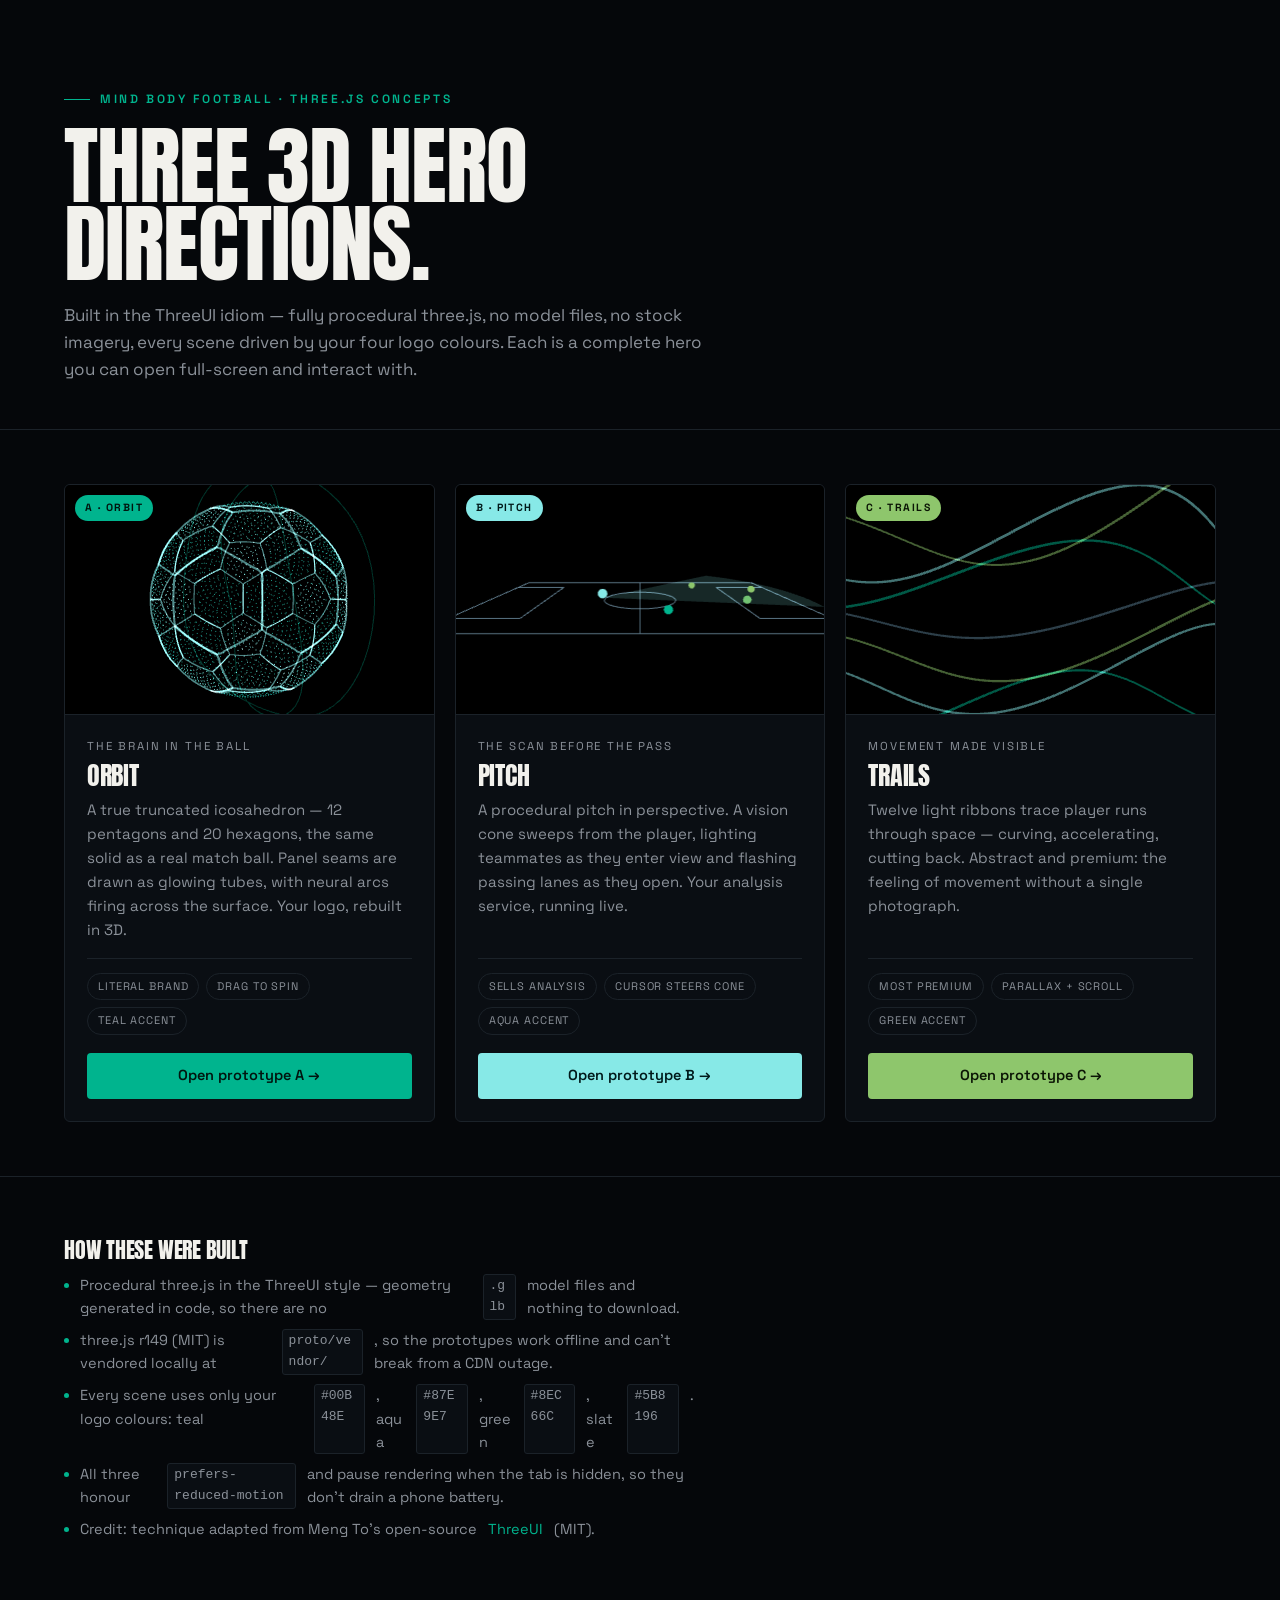
<file: proto/index.html>
<!DOCTYPE html>
<html lang="en-AU">
<head>
<meta charset="UTF-8">
<meta name="viewport" content="width=device-width,initial-scale=1">
<title>Mind Body Football — 3D Hero Prototypes</title>
<link rel="preconnect" href="https://fonts.googleapis.com">
<link rel="preconnect" href="https://fonts.gstatic.com" crossorigin>
<link href="https://fonts.googleapis.com/css2?family=Anton&family=Space+Grotesk:wght@400;500;600;700&display=swap" rel="stylesheet">
<style>
:root{--ink:#05070A;--ink-2:#0A0E13;--line:#1B2229;--chalk:#F2F1EC;--muted:#8B9199;
  --teal:#00B48E;--aqua:#87E9E7;--green:#8EC66C;--slate:#5B8196;
  --pad:clamp(20px,5vw,64px);--maxw:1280px}
*{box-sizing:border-box;margin:0;padding:0}
body{background:var(--ink);color:var(--chalk);font-family:'Space Grotesk',system-ui,sans-serif;
  font-size:17px;line-height:1.6;-webkit-font-smoothing:antialiased}
h1,h2,h3{font-family:'Anton',sans-serif;font-weight:400;text-transform:uppercase;
  line-height:.9;letter-spacing:-.01em}
a{color:inherit;text-decoration:none}
.wrap{max-width:var(--maxw);margin:0 auto;padding-inline:var(--pad)}
header{padding:clamp(56px,10vh,110px) 0 clamp(32px,5vh,56px);border-bottom:1px solid var(--line)}
.eyebrow{font-size:12px;letter-spacing:.22em;text-transform:uppercase;color:var(--teal);
  font-weight:600;display:flex;align-items:center;gap:10px}
.eyebrow::before{content:"";width:26px;height:1px;background:var(--teal)}
h1{font-size:clamp(38px,7vw,86px);margin:18px 0 0;max-width:18ch}
header p{margin-top:20px;color:var(--muted);max-width:60ch}
.grid{display:grid;grid-template-columns:repeat(3,1fr);gap:20px;padding:clamp(32px,6vh,64px) 0}
@media(max-width:980px){.grid{grid-template-columns:1fr}}
.card{border:1px solid var(--line);border-radius:6px;overflow:hidden;background:var(--ink-2);
  display:flex;flex-direction:column;transition:border-color .25s,transform .25s}
.card:hover{transform:translateY(-4px)}
.card.a:hover{border-color:var(--teal)} .card.b:hover{border-color:var(--aqua)}
.card.c:hover{border-color:var(--green)}
.thumb{aspect-ratio:16/10;position:relative;overflow:hidden;background:#000;border-bottom:1px solid var(--line)}
.thumb canvas{width:100%;height:100%;display:block}
.tag{position:absolute;top:10px;left:10px;font-size:10.5px;letter-spacing:.14em;
  text-transform:uppercase;padding:5px 10px;border-radius:100px;font-weight:700;z-index:2}
.a .tag{background:var(--teal);color:#00150F}
.b .tag{background:var(--aqua);color:#00191A}
.c .tag{background:var(--green);color:#0B1505}
.body{padding:22px;display:flex;flex-direction:column;flex:1}
.body h2{font-size:26px}
.body .kick{font-size:11.5px;letter-spacing:.16em;text-transform:uppercase;color:var(--muted);margin-bottom:9px}
.body p{font-size:15px;color:var(--muted);margin-top:10px;flex:1}
.meta{margin-top:16px;padding-top:14px;border-top:1px solid var(--line);
  display:flex;flex-wrap:wrap;gap:7px}
.chip{font-size:11px;letter-spacing:.08em;text-transform:uppercase;color:var(--muted);
  border:1px solid var(--line);border-radius:100px;padding:4px 10px}
.open{margin-top:18px;display:inline-flex;align-items:center;justify-content:center;
  min-height:46px;border-radius:4px;font-weight:600;font-size:14.5px}
.a .open{background:var(--teal);color:#00150F} .b .open{background:var(--aqua);color:#00191A}
.c .open{background:var(--green);color:#0B1505}
.foot{border-top:1px solid var(--line);padding:clamp(40px,7vh,80px) 0;color:var(--muted);font-size:14.5px}
.foot h3{color:var(--chalk);font-size:22px;margin-bottom:14px}
.foot ul{list-style:none;display:flex;flex-direction:column;gap:9px;max-width:70ch}
.foot li{display:flex;gap:11px}
.foot li::before{content:"";width:5px;height:5px;border-radius:50%;background:var(--teal);
  margin-top:9px;flex:none}
code{background:var(--ink-2);border:1px solid var(--line);border-radius:3px;padding:1px 6px;
  font-size:13px;overflow-wrap:anywhere}
.foot li{display:flex;gap:11px;overflow-wrap:anywhere;min-width:0}
img,canvas{max-width:100%}
@media(max-width:640px){
  .foot ul{font-size:13.5px}
  .thumb{aspect-ratio:16/11}
}
</style>
</head>
<body>

<header>
  <div class="wrap">
    <div class="eyebrow">Mind Body Football · three.js concepts</div>
    <h1>Three 3D hero directions.</h1>
    <p>Built in the ThreeUI idiom — fully procedural three.js, no model files, no stock
      imagery, every scene driven by your four logo colours. Each is a complete hero you
      can open full-screen and interact with.</p>
  </div>
</header>

<div class="wrap">
  <div class="grid">

    <a class="card a" href="proto-a-orbit.html">
      <div class="thumb"><span class="tag">A · Orbit</span><canvas id="ta"></canvas></div>
      <div class="body">
        <div class="kick">The brain in the ball</div>
        <h2>Orbit</h2>
        <p>A true truncated icosahedron — 12 pentagons and 20 hexagons, the same solid as a
          real match ball. Panel seams are drawn as glowing tubes, with neural arcs firing
          across the surface. Your logo, rebuilt in 3D.</p>
        <div class="meta"><span class="chip">Literal brand</span><span class="chip">Drag to spin</span>
          <span class="chip">Teal accent</span></div>
        <span class="open">Open prototype A →</span>
      </div>
    </a>

    <a class="card b" href="proto-b-pitch.html">
      <div class="thumb"><span class="tag">B · Pitch</span><canvas id="tb"></canvas></div>
      <div class="body">
        <div class="kick">The scan before the pass</div>
        <h2>Pitch</h2>
        <p>A procedural pitch in perspective. A vision cone sweeps from the player, lighting
          teammates as they enter view and flashing passing lanes as they open. Your analysis
          service, running live.</p>
        <div class="meta"><span class="chip">Sells analysis</span><span class="chip">Cursor steers cone</span>
          <span class="chip">Aqua accent</span></div>
        <span class="open">Open prototype B →</span>
      </div>
    </a>

    <a class="card c" href="proto-c-trails.html">
      <div class="thumb"><span class="tag">C · Trails</span><canvas id="tc"></canvas></div>
      <div class="body">
        <div class="kick">Movement made visible</div>
        <h2>Trails</h2>
        <p>Twelve light ribbons trace player runs through space — curving, accelerating,
          cutting back. Abstract and premium: the feeling of movement without a single
          photograph.</p>
        <div class="meta"><span class="chip">Most premium</span><span class="chip">Parallax + scroll</span>
          <span class="chip">Green accent</span></div>
        <span class="open">Open prototype C →</span>
      </div>
    </a>

  </div>
</div>

<div class="foot">
  <div class="wrap">
    <h3>How these were built</h3>
    <ul>
      <li>Procedural three.js in the ThreeUI style — geometry generated in code, so there
        are no <code>.glb</code> model files and nothing to download.</li>
      <li>three.js r149 (MIT) is vendored locally at <code>proto/vendor/</code>, so the
        prototypes work offline and can't break from a CDN outage.</li>
      <li>Every scene uses only your logo colours: teal <code>#00B48E</code>,
        aqua <code>#87E9E7</code>, green <code>#8EC66C</code>, slate <code>#5B8196</code>.</li>
      <li>All three honour <code>prefers-reduced-motion</code> and pause rendering when the
        tab is hidden, so they don't drain a phone battery.</li>
      <li>Credit: technique adapted from Meng To's open-source
        <a href="https://github.com/MengTo/threeui" style="color:var(--teal)">ThreeUI</a> (MIT).</li>
    </ul>
  </div>
</div>

<script src="vendor/three.min.js"></script>
<script>
// Lightweight looping thumbnails — one tiny scene per card.
(function(){
  if (!window.THREE) return;
  const reduce = matchMedia('(prefers-reduced-motion: reduce)').matches;
  const scenes = [];

  function mk(id, build){
    const canvas = document.getElementById(id);
    if (!canvas) return;
    let renderer;
    try { renderer = new THREE.WebGLRenderer({canvas, alpha:true, antialias:true}); }
    catch(e){ return; }
    renderer.setPixelRatio(Math.min(devicePixelRatio,1.75));
    const scene = new THREE.Scene();
    const camera = new THREE.PerspectiveCamera(45,1,0.1,100);
    camera.position.z = 6;
    const api = build(scene, camera);
    function size(){
      const w = canvas.clientWidth, h = canvas.clientHeight;
      if (!w||!h) return;
      camera.aspect = w/h; camera.updateProjectionMatrix(); renderer.setSize(w,h,false);
    }
    size(); addEventListener('resize', size);
    scenes.push({renderer, scene, camera, api, size});
  }

  // A — truncated-icosahedron football
  mk('ta', (scene) => {
    const g = new THREE.Group(); scene.add(g);
    const R = 2;
    const ico = new THREE.IcosahedronGeometry(R, 0);
    const tris = [];
    { const p = ico.attributes.position;
      for (let i=0;i<p.count;i+=3) tris.push([
        new THREE.Vector3(p.getX(i),p.getY(i),p.getZ(i)),
        new THREE.Vector3(p.getX(i+1),p.getY(i+1),p.getZ(i+1)),
        new THREE.Vector3(p.getX(i+2),p.getY(i+2),p.getZ(i+2))]); }
    ico.dispose();
    const pent=[]; tris.flat().forEach(v=>{ if(!pent.some(u=>u.distanceToSquared(v)<1e-6)) pent.push(v.clone()); });
    const hexC = tris.map(t=>t[0].clone().add(t[1]).add(t[2]).divideScalar(3).setLength(R));
    const seeds=[...pent.map(v=>({d:v.clone().normalize(),p:true,b:0.027})),
                 ...hexC.map(v=>({d:v.clone().normalize(),p:false,b:0}))];
    const N=3000, pos=new Float32Array(N*3), col=new Float32Array(N*3);
    const cA=new THREE.Color(0x87E9E7), cH=new THREE.Color(0x00B48E).lerp(new THREE.Color(0x5B8196),.35);
    const dir=new THREE.Vector3(); let n=0;
    for(let i=0;i<N;i++){
      const phi=Math.acos(1-2*(i+.5)/N), th=Math.PI*(1+Math.sqrt(5))*i;
      dir.set(Math.cos(th)*Math.sin(phi),Math.sin(th)*Math.sin(phi),Math.cos(phi));
      let b1=-Infinity,b2=-Infinity,ip=false;
      for(const s of seeds){const d=dir.dot(s.d)-s.b; if(d>b1){b2=b1;b1=d;ip=s.p;} else if(d>b2)b2=d;}
      if(b1-b2<0.03) continue;
      pos[n*3]=dir.x*R; pos[n*3+1]=dir.y*R; pos[n*3+2]=dir.z*R;
      const c=(ip?cA:cH); col[n*3]=c.r; col[n*3+1]=c.g; col[n*3+2]=c.b; n++;
    }
    const geo=new THREE.BufferGeometry();
    geo.setAttribute('position',new THREE.BufferAttribute(pos.slice(0,n*3),3));
    geo.setAttribute('color',new THREE.BufferAttribute(col.slice(0,n*3),3));
    g.add(new THREE.Points(geo,new THREE.PointsMaterial({size:.03,vertexColors:true,
      transparent:true,opacity:.9,blending:THREE.AdditiveBlending,depthWrite:false})));
    // seams
    const sm=new THREE.MeshBasicMaterial({color:0x87E9E7,transparent:true,opacity:.6,
      blending:THREE.AdditiveBlending,depthWrite:false});
    const SR=R*1.012;
    tris.forEach(([A,B,C])=>{
      const cor=[A.clone().lerp(B,1/3),A.clone().lerp(B,2/3),B.clone().lerp(C,1/3),
                 B.clone().lerp(C,2/3),C.clone().lerp(A,1/3),C.clone().lerp(A,2/3)]
                 .map(v=>v.setLength(SR));
      const pts=[]; for(let i=0;i<6;i++){const a=cor[i],b=cor[(i+1)%6];
        for(let s=0;s<4;s++) pts.push(a.clone().lerp(b,s/4).setLength(SR));}
      g.add(new THREE.Mesh(new THREE.TubeGeometry(
        new THREE.CatmullRomCurve3(pts,true,'catmullrom',.5),60,.016,4,true), sm));
    });
    for (let i=0;i<2;i++){
      const p2=[], rr=R*(1.2+i*.12);
      for(let p=0;p<=70;p++){const a=p/70*Math.PI*2; p2.push(new THREE.Vector3(Math.cos(a)*rr,Math.sin(a)*rr,Math.sin(a*3)*.14));}
      const l=new THREE.Line(new THREE.BufferGeometry().setFromPoints(p2),
        new THREE.LineBasicMaterial({color:0x00B48E,transparent:true,opacity:.3,blending:THREE.AdditiveBlending}));
      l.rotation.set(Math.random()*3,Math.random()*3,Math.random()*3); g.add(l);
    }
    return t => { g.rotation.y = t*.13; g.rotation.x = Math.sin(t*.12)*.16; };
  });

  // B — pitch
  mk('tb', (scene, camera) => {
    const g = new THREE.Group(); g.rotation.x = -Math.PI/2.35; scene.add(g);
    camera.position.set(0,0,7.4);
    const m = new THREE.LineBasicMaterial({color:0x7FA6BC,transparent:true,opacity:.7});
    const V=(x,y)=>new THREE.Vector3(x,y,0);
    const W=8,H=5.2;
    const add=p=>g.add(new THREE.Line(new THREE.BufferGeometry().setFromPoints(p),m));
    add([V(-W/2,-H/2),V(W/2,-H/2),V(W/2,H/2),V(-W/2,H/2),V(-W/2,-H/2)]);
    add([V(0,-H/2),V(0,H/2)]);
    {const p=[];for(let i=0;i<=48;i++){const a=i/48*Math.PI*2;p.push(V(Math.cos(a)*.95,Math.sin(a)*.95));}add(p);}
    [-1,1].forEach(s=>add([V(s*W/2,-1.7),V(s*(W/2-1.5),-1.7),V(s*(W/2-1.5),1.7),V(s*W/2,1.7)]));
    // cone
    const SEG=26, cg=new THREE.BufferGeometry();
    cg.setAttribute('position',new THREE.BufferAttribute(new Float32Array((SEG+2)*3),3));
    const idx=[];for(let i=1;i<=SEG;i++)idx.push(0,i,i+1); cg.setIndex(idx);
    const cone=new THREE.Mesh(cg,new THREE.MeshBasicMaterial({color:0x87E9E7,transparent:true,
      opacity:.17,side:THREE.DoubleSide,blending:THREE.AdditiveBlending,depthWrite:false}));
    cone.position.z=.05; g.add(cone);
    const me=new THREE.Mesh(new THREE.SphereGeometry(.13,12,12),new THREE.MeshBasicMaterial({color:0x87E9E7}));
    me.position.set(-1,0,.16); g.add(me);
    const mates=[];
    [[1.6,1.2],[2.6,-.7],[.6,-1.6],[3.2,.6]].forEach(([x,y])=>{
      const s=new THREE.Mesh(new THREE.SphereGeometry(.1,10,10),new THREE.MeshBasicMaterial({color:0x00B48E}));
      s.position.set(x,y,.16); g.add(s); mates.push(s);
    });
    return t => {
      const head = Math.sin(t*.55)*.85;
      const p = cg.attributes.position;
      p.setXYZ(0,-1,0,0);
      for(let i=0;i<=SEG;i++){
        const a = head - .5 + (i/SEG); 
        p.setXYZ(i+1, -1+Math.cos(a)*5.4, Math.sin(a)*5.4, 0);
      }
      p.needsUpdate = true;
      mates.forEach((s,i)=>{
        const ang=Math.atan2(s.position.y, s.position.x+1);
        let d=ang-head; while(d>Math.PI)d-=6.283; while(d<-Math.PI)d+=6.283;
        s.material.color.lerp(new THREE.Color(Math.abs(d)<.5?0x8EC66C:0x00B48E),.1);
      });
    };
  });

  // C — ribbons
  mk('tc', (scene, camera) => {
    const g = new THREE.Group(); scene.add(g);
    camera.position.z = 9;
    const PAL=[0x00B48E,0x87E9E7,0x8EC66C,0x5B8196];
    for(let i=0;i<7;i++){
      const pts=[], lane=(i-3.5)*1.05, amp=1+Math.random()*1.4, ph=Math.random()*6.28;
      for(let s=0;s<=26;s++){const u=s/26;
        pts.push(new THREE.Vector3((u-.5)*15, lane+Math.sin(u*Math.PI*1.7+ph)*amp*(.4+u*.7),
          Math.cos(u*Math.PI*1.4+ph)*1.6));}
      const geo=new THREE.TubeGeometry(new THREE.CatmullRomCurve3(pts),50,.035,6,false);
      g.add(new THREE.Mesh(geo,new THREE.MeshBasicMaterial({color:PAL[i%4],transparent:true,
        opacity:.5,blending:THREE.AdditiveBlending,depthWrite:false})));
    }
    return t => { g.rotation.y = Math.sin(t*.22)*.32; g.rotation.x = Math.cos(t*.18)*.14; };
  });

  let t=0;
  function loop(){
    requestAnimationFrame(loop);
    t += 0.016;
    scenes.forEach(s => { s.size(); s.api && s.api(t); s.renderer.render(s.scene, s.camera); });
  }
  if (!reduce) loop();
  else scenes.forEach(s => { s.api && s.api(0); s.renderer.render(s.scene, s.camera); });
})();
</script>
</body>
</html>
</file>
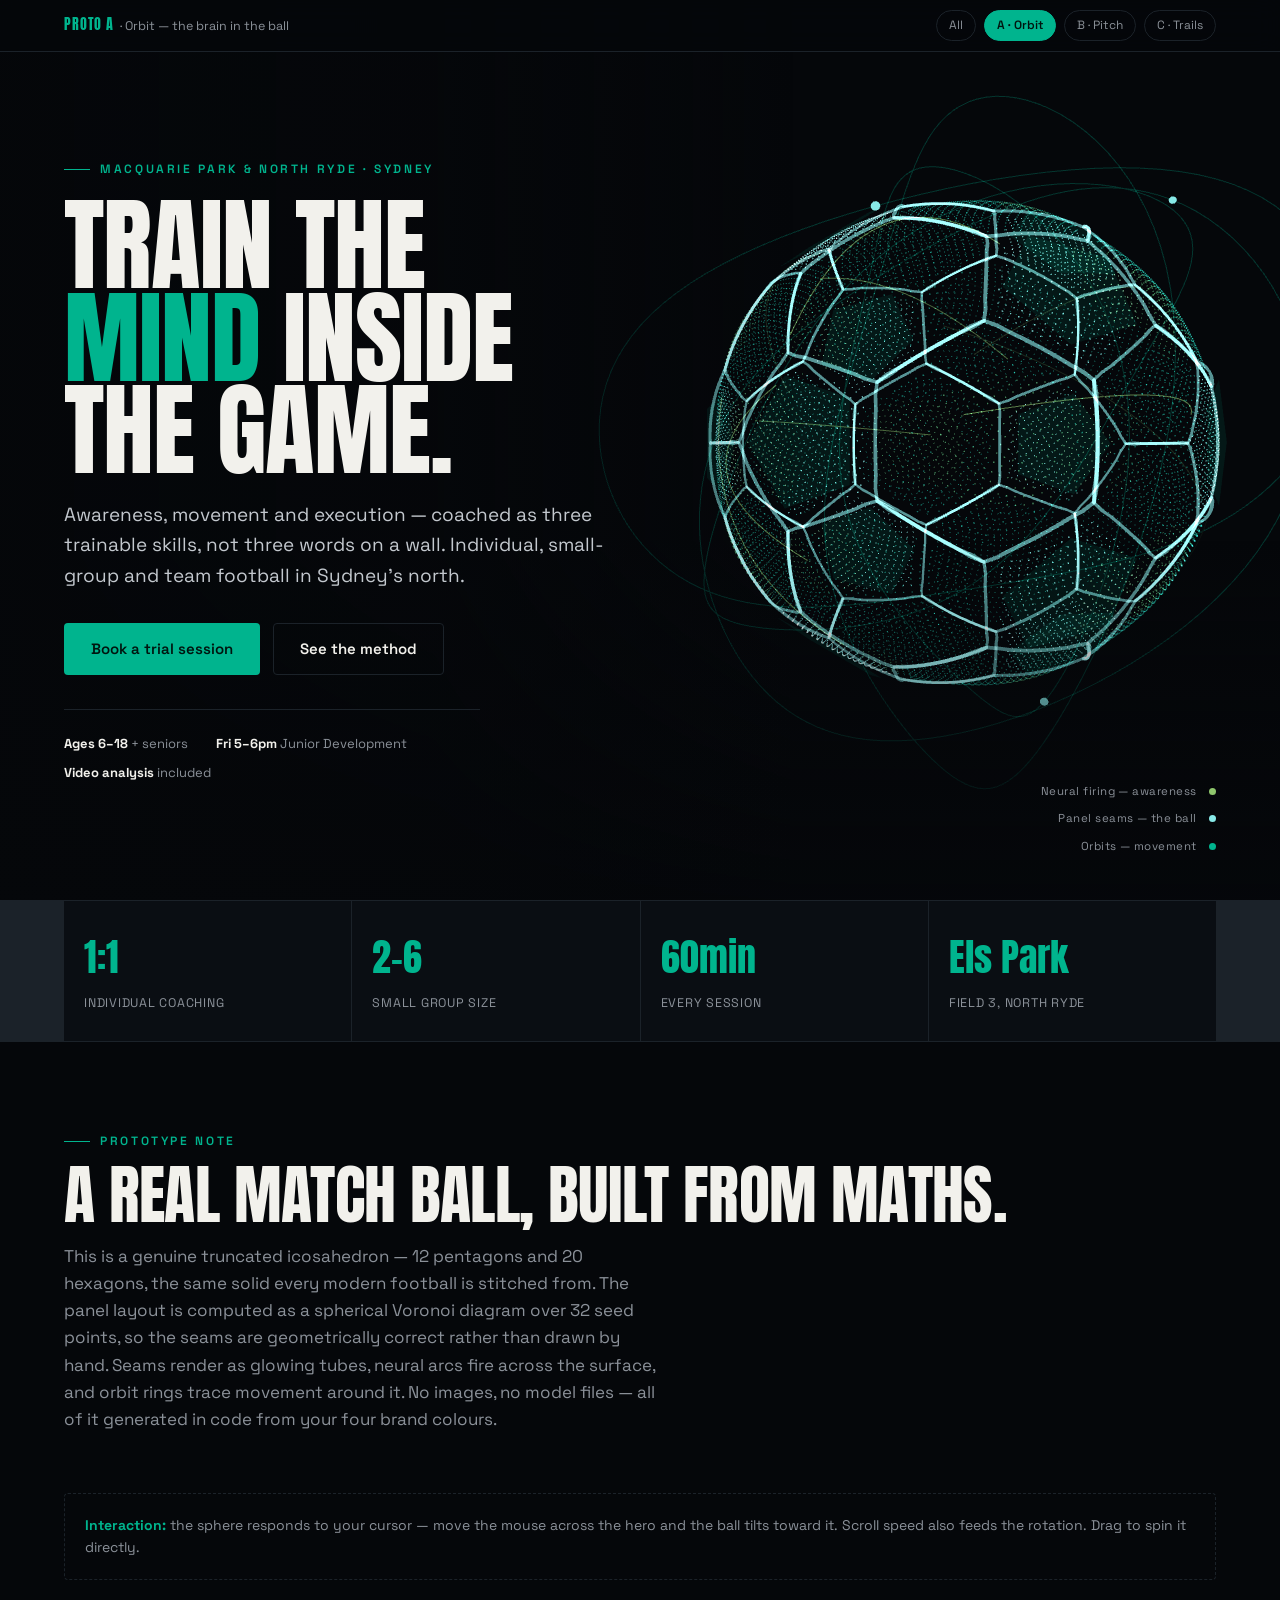
<file: proto/proto-a-orbit.html>
<!DOCTYPE html>
<html lang="en-AU">
<head>
<meta charset="UTF-8">
<meta name="viewport" content="width=device-width,initial-scale=1">
<title>MBF — Prototype A · Orbit</title>
<link rel="preconnect" href="https://fonts.googleapis.com">
<link rel="preconnect" href="https://fonts.gstatic.com" crossorigin>
<link href="https://fonts.googleapis.com/css2?family=Anton&family=Space+Grotesk:wght@400;500;600;700&display=swap" rel="stylesheet">
<style>
:root{
  --ink:#05070A; --ink-2:#0A0E13; --line:#1B2229; --chalk:#F2F1EC; --muted:#8B9199;
  --teal:#00B48E; --aqua:#87E9E7; --green:#8EC66C; --slate:#5B8196;
  --accent:var(--teal); --accent-ink:#00150F;
  --pad:clamp(20px,5vw,72px); --maxw:1320px;
}
*{box-sizing:border-box;margin:0;padding:0}
body{background:var(--ink);color:var(--chalk);font-family:'Space Grotesk',system-ui,sans-serif;
  font-size:17px;line-height:1.6;-webkit-font-smoothing:antialiased;overflow-x:hidden}
h1,h2,h3{font-family:'Anton',Impact,sans-serif;font-weight:400;text-transform:uppercase;
  line-height:.9;letter-spacing:-.01em;text-wrap:balance}
a{color:inherit;text-decoration:none}
.wrap{max-width:var(--maxw);margin:0 auto;padding-inline:var(--pad)}

/* ---- proto chrome ---- */
.protobar{position:fixed;top:0;left:0;right:0;z-index:100;background:rgba(5,7,10,.9);
  backdrop-filter:blur(12px);border-bottom:1px solid var(--line);
  display:flex;align-items:center;justify-content:space-between;gap:16px;
  padding:10px var(--pad);font-size:12.5px;color:var(--muted)}
.protobar b{color:var(--accent);font-family:'Anton',sans-serif;letter-spacing:.06em;
  font-weight:400;font-size:14px}
.protobar nav{display:flex;gap:8px}
.protobar nav a{padding:5px 12px;border:1px solid var(--line);border-radius:100px;
  font-size:12px;transition:.2s}
.protobar nav a:hover{border-color:var(--accent);color:var(--chalk)}
.protobar nav a.on{background:var(--accent);color:var(--accent-ink);border-color:var(--accent);font-weight:600}

/* ---- hero ---- */
.hero{position:relative;min-height:100svh;display:flex;align-items:center;
  overflow:hidden;padding-top:44px}
#gl{position:absolute;inset:0;width:100%;height:100%;display:block;z-index:0}
.hero::after{content:"";position:absolute;inset:0;z-index:1;pointer-events:none;
  background:linear-gradient(90deg,rgba(5,7,10,.94) 0%,rgba(5,7,10,.72) 34%,transparent 62%),
             linear-gradient(0deg,rgba(5,7,10,.9) 0%,transparent 40%)}
@media(max-width:1023px){
  /* ball sits high, type gets a solid bed underneath it */
  .hero{align-items:flex-end;padding-bottom:clamp(28px,5vh,60px)}
  .hero::after{background:linear-gradient(0deg,
    rgba(5,7,10,.97) 0%,rgba(5,7,10,.95) 46%,rgba(5,7,10,.72) 62%,rgba(5,7,10,.15) 82%,transparent 100%)}
}
.hero-inner{position:relative;z-index:2;width:100%;max-width:var(--maxw);
  margin:0 auto;padding-inline:var(--pad)}
.eyebrow{font-size:12px;letter-spacing:.22em;text-transform:uppercase;color:var(--accent);
  font-weight:600;display:flex;align-items:center;gap:10px}
.eyebrow::before{content:"";width:26px;height:1px;background:var(--accent)}
h1{font-size:clamp(46px,8vw,116px);margin:20px 0 0;max-width:12ch}
h1 .hl{color:var(--accent)}
.sub{margin-top:24px;max-width:46ch;font-size:clamp(16px,1.8vw,19px);color:#C3C8CE}
.acts{display:flex;flex-wrap:wrap;gap:13px;margin-top:32px}
.btn{display:inline-flex;align-items:center;justify-content:center;gap:9px;min-height:52px;
  padding:0 26px;border-radius:4px;font-weight:600;font-size:15px;border:1px solid transparent;
  cursor:pointer;font-family:inherit;transition:transform .18s,background .18s,border-color .18s}
.btn:hover{transform:translateY(-2px)}
.btn-p{background:var(--accent);color:var(--accent-ink)}
.btn-g{border-color:var(--line);color:var(--chalk)}
.btn-g:hover{border-color:var(--chalk)}
.hero-meta{display:flex;flex-wrap:wrap;gap:8px 28px;margin-top:34px;padding-top:24px;
  border-top:1px solid var(--line);font-size:13px;color:var(--muted);max-width:52ch}
.hero-meta b{color:var(--chalk)}

/* orbit legend */
.legend{position:absolute;right:var(--pad);bottom:clamp(28px,5vh,56px);z-index:2;
  display:flex;flex-direction:column;gap:9px;font-size:11.5px;color:var(--muted);
  text-align:right;letter-spacing:.04em}
.legend i{display:inline-block;width:7px;height:7px;border-radius:50%;margin-left:9px}
@media(max-width:900px){.legend{display:none}}

/* ---- proof strip ---- */
.strip{border-block:1px solid var(--line);background:var(--ink-2)}
.strip .wrap{display:grid;grid-template-columns:repeat(4,1fr);gap:1px;background:var(--line)}
.stat{background:var(--ink-2);padding:26px 20px}
.stat b{display:block;font-family:'Anton',sans-serif;font-size:clamp(24px,3vw,38px);
  color:var(--accent);font-weight:400}
.stat span{font-size:12.5px;color:var(--muted);letter-spacing:.06em;text-transform:uppercase}
@media(max-width:760px){.strip .wrap{grid-template-columns:repeat(2,1fr)}}

section{padding:clamp(64px,10vh,120px) 0}
.sechead h2{font-size:clamp(32px,5vw,64px);margin-top:16px}
.sechead p{margin-top:18px;color:var(--muted);max-width:54ch}
.note{margin-top:60px;padding:20px;border:1px dashed var(--line);border-radius:4px;
  color:var(--muted);font-size:14px}
.note b{color:var(--accent)}
@media(prefers-reduced-motion:reduce){*{animation:none!important;transition:none!important}}
</style>
</head>
<body>

<div class="protobar">
  <span><b>PROTO A</b> &nbsp;· Orbit — the brain in the ball</span>
  <nav>
    <a href="index.html">All</a>
    <a class="on" href="proto-a-orbit.html">A · Orbit</a>
    <a href="proto-b-pitch.html">B · Pitch</a>
    <a href="proto-c-trails.html">C · Trails</a>
  </nav>
</div>

<div class="hero">
  <canvas id="gl"></canvas>
  <div class="hero-inner">
    <div class="eyebrow">Macquarie Park &amp; North Ryde · Sydney</div>
    <h1>Train the <span class="hl">mind</span> inside the game.</h1>
    <p class="sub">Awareness, movement and execution — coached as three trainable
      skills, not three words on a wall. Individual, small-group and team football
      in Sydney's north.</p>
    <div class="acts">
      <a class="btn btn-p" href="#">Book a trial session</a>
      <a class="btn btn-g" href="#">See the method</a>
    </div>
    <div class="hero-meta">
      <span><b>Ages 6–18</b> + seniors</span>
      <span><b>Fri 5–6pm</b> Junior Development</span>
      <span><b>Video analysis</b> included</span>
    </div>
  </div>
  <div class="legend">
    <span>Neural firing — awareness <i style="background:var(--green)"></i></span>
    <span>Panel seams — the ball <i style="background:var(--aqua)"></i></span>
    <span>Orbits — movement <i style="background:var(--teal)"></i></span>
  </div>
</div>

<div class="strip">
  <div class="wrap">
    <div class="stat"><b>1:1</b><span>Individual coaching</span></div>
    <div class="stat"><b>2–6</b><span>Small group size</span></div>
    <div class="stat"><b>60min</b><span>Every session</span></div>
    <div class="stat"><b>Els Park</b><span>Field 3, North Ryde</span></div>
  </div>
</div>

<section>
  <div class="wrap sechead">
    <div class="eyebrow">Prototype note</div>
    <h2>A real match ball, built from maths.</h2>
    <p>This is a genuine truncated icosahedron — 12 pentagons and 20 hexagons, the same
      solid every modern football is stitched from. The panel layout is computed as a
      spherical Voronoi diagram over 32 seed points, so the seams are geometrically
      correct rather than drawn by hand. Seams render as glowing tubes, neural arcs fire
      across the surface, and orbit rings trace movement around it. No images, no model
      files — all of it generated in code from your four brand colours.</p>
    <div class="note"><b>Interaction:</b> the sphere responds to your cursor —
      move the mouse across the hero and the ball tilts toward it. Scroll speed also
      feeds the rotation. Drag to spin it directly.</div>
  </div>
</section>

<script src="vendor/three.min.js"></script>
<script>
(function(){
  const canvas = document.getElementById('gl');
  const reduce = matchMedia('(prefers-reduced-motion: reduce)').matches;
  if (!window.THREE) { console.error('three.js failed to load'); return; }

  const scene = new THREE.Scene();
  const camera = new THREE.PerspectiveCamera(45, 1, 0.1, 100);
  camera.position.z = 6.2;

  let renderer;
  try {
    renderer = new THREE.WebGLRenderer({canvas, alpha:true, antialias:true});
  } catch(e) { console.error('WebGL unavailable', e); return; }
  renderer.setPixelRatio(Math.min(devicePixelRatio, 2));

  const BALL = new THREE.Group(); scene.add(BALL);
  window.__ballRef = BALL;   // debug handle for automated speed checks

  const C_TEAL  = new THREE.Color(0x00B48E);
  const C_AQUA  = new THREE.Color(0x87E9E7);
  const C_GREEN = new THREE.Color(0x8EC66C);
  const C_SLATE = new THREE.Color(0x5B8196);

  const R = 2.15;
  const COUNT = 15000;

  /* ============================================================
     TRUNCATED ICOSAHEDRON — the actual modern football solid.
     12 pentagons + 20 hexagons = 32 panels.
     Built from an icosahedron: every face becomes a hexagon,
     every vertex becomes a pentagon.
     ============================================================ */
  const ico = new THREE.IcosahedronGeometry(R, 0);
  const tris = [];
  {
    const p = ico.attributes.position;
    for (let i = 0; i < p.count; i += 3){
      tris.push([
        new THREE.Vector3(p.getX(i),   p.getY(i),   p.getZ(i)),
        new THREE.Vector3(p.getX(i+1), p.getY(i+1), p.getZ(i+1)),
        new THREE.Vector3(p.getX(i+2), p.getY(i+2), p.getZ(i+2))
      ]);
    }
  }
  ico.dispose();

  // 12 icosahedron vertices -> pentagon centres
  const pentCentres = [];
  tris.flat().forEach(v => {
    if (!pentCentres.some(u => u.distanceToSquared(v) < 1e-6)) pentCentres.push(v.clone());
  });
  // 20 face centroids -> hexagon centres
  const hexCentres = tris.map(t =>
    t[0].clone().add(t[1]).add(t[2]).divideScalar(3).setLength(R));

  // Spherical Voronoi over these 32 seeds reproduces the panel layout.
  // Pentagons get a small additive bias: on a real truncated icosahedron the
  // pentagons are SMALLER than the hexagons, and an unweighted Voronoi would
  // hand them ~35% of the surface instead of the true ~25.6%. Solved empirically.
  const PENT_BIAS = 0.027;
  const seeds = [
    ...pentCentres.map(v => ({dir: v.clone().normalize(), pent: true,  bias: PENT_BIAS})),
    ...hexCentres .map(v => ({dir: v.clone().normalize(), pent: false, bias: 0}))
  ];

  // returns {gap, pent} — gap ~0 means the point sits on a seam
  function panelAt(dir){
    let b1 = -Infinity, b2 = -Infinity, pent = false;
    for (const s of seeds){
      const d = dir.dot(s.dir) - s.bias;
      if (d > b1){ b2 = b1; b1 = d; pent = s.pent; }
      else if (d > b2){ b2 = d; }
    }
    return {gap: b1 - b2, pent};
  }

  // --- particles, coloured by which panel they fall in ---
  const pos = new Float32Array(COUNT*3);
  const col = new Float32Array(COUNT*3);
  const dir = new THREE.Vector3();
  const C_PENT = C_AQUA.clone();
  const C_HEX  = C_TEAL.clone().lerp(C_SLATE, .35);
  let n = 0;
  for (let i = 0; i < COUNT; i++){
    const phi = Math.acos(1 - 2*(i+0.5)/COUNT);
    const theta = Math.PI * (1 + Math.sqrt(5)) * i;
    dir.set(Math.cos(theta)*Math.sin(phi), Math.sin(theta)*Math.sin(phi), Math.cos(phi));

    const {gap, pent} = panelAt(dir);
    const onSeam = gap < 0.028;
    if (onSeam) continue;                  // leave the seam as a clean gap

    // faint brain folding inside each panel — the "mind" in the ball
    const fold = Math.sin(dir.x*5.5)*Math.cos(dir.y*5.5)*Math.sin(dir.z*5.5);
    const r = R * (1 + fold*0.018);

    pos[n*3] = dir.x*r; pos[n*3+1] = dir.y*r; pos[n*3+2] = dir.z*r;

    // pentagons read brighter, hexagons sit back; folds tint toward green
    let c = (pent ? C_PENT : C_HEX).clone();
    if (fold > 0.3) c.lerp(C_GREEN, .55);
    c.multiplyScalar(pent ? 1 : 0.78);

    col[n*3] = c.r; col[n*3+1] = c.g; col[n*3+2] = c.b;
    n++;
  }

  const geo = new THREE.BufferGeometry();
  geo.setAttribute('position', new THREE.BufferAttribute(pos.slice(0,n*3), 3));
  geo.setAttribute('color',    new THREE.BufferAttribute(col.slice(0,n*3), 3));
  const mat = new THREE.PointsMaterial({
    size:0.019, vertexColors:true, transparent:true, opacity:.9,
    blending:THREE.AdditiveBlending, depthWrite:false
  });
  BALL.add(new THREE.Points(geo, mat));

  // debug hook — lets automated checks read the real baked geometry
  window.__mbfDebug = () => ({
    colors: geo.attributes.color.array,
    count: geo.attributes.color.count,
    seeds: seeds.length,
    pentSeeds: seeds.filter(s=>s.pent).length
  });

  /* --- PANEL OUTLINES -------------------------------------------------
     Each icosahedron face gives one hexagon: cut every edge at 1/3 and
     2/3. Drawing all 20 hexagons traces the complete seam network, and
     the 12 pentagons appear automatically as the gaps between them.
     Drawn as tubes so the seams have real weight on screen.
  --------------------------------------------------------------------- */
  const SEAM_R = R * 1.012;
  const seamMat = new THREE.MeshBasicMaterial({
    color:0x87E9E7, transparent:true, opacity:.62,
    blending:THREE.AdditiveBlending, depthWrite:false
  });
  const seamTubes = [];
  tris.forEach(([A,B,C]) => {
    const corners = [
      A.clone().lerp(B, 1/3), A.clone().lerp(B, 2/3),
      B.clone().lerp(C, 1/3), B.clone().lerp(C, 2/3),
      C.clone().lerp(A, 1/3), C.clone().lerp(A, 2/3)
    ].map(v => v.setLength(SEAM_R));

    // subdivide each edge so the seam hugs the sphere instead of cutting it
    const pts = [];
    for (let i = 0; i < 6; i++){
      const a = corners[i], b = corners[(i+1)%6];
      for (let s = 0; s < 5; s++) pts.push(a.clone().lerp(b, s/5).setLength(SEAM_R));
    }
    const curve = new THREE.CatmullRomCurve3(pts, true, 'catmullrom', 0.5);
    const g = new THREE.TubeGeometry(curve, 54, 0.0145, 4, true);
    seamTubes.push(g);
    BALL.add(new THREE.Mesh(g, seamMat));
  });

  // pentagon faces: a subtle filled disc so the 12 pentagons read instantly
  const pentMat = new THREE.MeshBasicMaterial({
    color:0x00B48E, transparent:true, opacity:.10,
    blending:THREE.AdditiveBlending, side:THREE.DoubleSide, depthWrite:false});
  const pentGeoms = [];
  pentCentres.forEach(centre => {
    const g = new THREE.CircleGeometry(R*0.255, 5);
    pentGeoms.push(g);
    const m = new THREE.Mesh(g, pentMat);
    m.position.copy(centre.clone().setLength(R*1.005));
    m.lookAt(0,0,0);
    BALL.add(m);
  });

  // --- neural synapse arcs across the surface ---
  const SYN = 26;
  const synapses = [];
  const synMat = new THREE.LineBasicMaterial({
    color:0x8EC66C, transparent:true, opacity:.5,
    blending:THREE.AdditiveBlending
  });
  for (let i = 0; i < SYN; i++){
    const a = new THREE.Vector3().randomDirection().multiplyScalar(R);
    const b = new THREE.Vector3().randomDirection().multiplyScalar(R);
    if (a.angleTo(b) > 1.7) { b.lerp(a, .45).setLength(R); }      // keep arcs short
    const mid = a.clone().add(b).multiplyScalar(.5).setLength(R*1.22);
    const curve = new THREE.QuadraticBezierCurve3(a, mid, b);
    const g = new THREE.BufferGeometry().setFromPoints(curve.getPoints(26));
    const line = new THREE.Line(g, synMat.clone());
    line.material.opacity = 0;
    synapses.push({line, g, t: Math.random()*Math.PI*2, speed: .6+Math.random()*1.1});
    BALL.add(line);
  }

  // --- orbit rings = movement paths ---
  const orbits = [];
  const orbitMat = new THREE.LineBasicMaterial({
    color:0x00B48E, transparent:true, opacity:.26, blending:THREE.AdditiveBlending});
  for (let i = 0; i < 5; i++){
    const rr = R*(1.14 + i*0.085), pts = [];
    for (let p = 0; p <= 120; p++){
      const a = (p/120)*Math.PI*2;
      pts.push(new THREE.Vector3(Math.cos(a)*rr, Math.sin(a)*rr, Math.sin(a*3)*0.16));
    }
    const g = new THREE.BufferGeometry().setFromPoints(pts);
    const line = new THREE.Line(g, orbitMat);
    line.rotation.set(Math.random()*Math.PI, Math.random()*Math.PI, Math.random()*Math.PI);
    orbits.push({line, g, dir: i%2 ? 1 : -1});
    BALL.add(line);

    // travelling node on the ring
    if (i % 2 === 0){
      const nodeG = new THREE.SphereGeometry(0.032, 12, 12);
      const nodeM = new THREE.MeshBasicMaterial({color:0x87E9E7});
      const node = new THREE.Mesh(nodeG, nodeM);
      line.add(node);
      orbits[orbits.length-1].node = node;
      orbits[orbits.length-1].rr = rr;
      orbits[orbits.length-1].geoms = [nodeG]; orbits[orbits.length-1].mats = [nodeM];
    }
  }

  // --- pointer / drag interaction ---
  const target = {x:0, y:0};
  const cur = {x:0, y:0};
  let dragging = false, lastX = 0, spin = 0;

  addEventListener('pointermove', e => {
    const nx = (e.clientX / innerWidth) * 2 - 1;
    const ny = (e.clientY / innerHeight) * 2 - 1;
    target.y = nx * 0.42;
    target.x = ny * 0.30;
    if (dragging) { spin += (e.clientX - lastX) * 0.006; lastX = e.clientX; }
  }, {passive:true});
  canvas.addEventListener('pointerdown', e => { dragging = true; lastX = e.clientX;
    canvas.style.cursor='grabbing'; });
  addEventListener('pointerup', () => { dragging = false; canvas.style.cursor='grab'; });
  canvas.style.cursor = 'grab';

  let scrollBoost = 0, lastScroll = scrollY;
  addEventListener('scroll', () => {
    // gentle nudge only, and hard-capped so fast scrolling can't spin it up
    scrollBoost = Math.min(scrollBoost + Math.abs(scrollY - lastScroll) * 0.00016, .0035);
    lastScroll = scrollY;
  }, {passive:true});

  function resize(){
    const w = canvas.clientWidth, h = canvas.clientHeight;
    camera.aspect = w / Math.max(1,h); camera.updateProjectionMatrix();
    renderer.setSize(w, h, false);
    if (w >= 1024){ BALL.position.set(2.25, 0.05, 0); BALL.scale.setScalar(.8); camera.position.z = 7.9; }
    else          { BALL.position.set(0, 2.15, 0); BALL.scale.setScalar(.62); camera.position.z = 8.6; }
  }
  addEventListener('resize', resize); resize();

  const tmpV = new THREE.Vector3();
  let t = 0, raf, lastT = performance.now();

  // Calm, readable idle speed: ~4°/sec => one full revolution every ~90s.
  // Expressed per-second and multiplied by delta time, so a 120Hz display
  // spins at the same rate as a 60Hz one instead of double speed.
  const IDLE_SPIN = 0.070;   // radians per second

  function frame(){
    raf = requestAnimationFrame(frame);
    const now = performance.now();
    const dt = Math.min((now - lastT) / 1000, 0.05);   // clamp after tab-switch
    lastT = now;
    t += dt;
    scrollBoost *= 0.94;

    cur.x += (target.x - cur.x) * 0.045;
    cur.y += (target.y - cur.y) * 0.045;

    BALL.rotation.x = cur.x;
    BALL.rotation.y += (IDLE_SPIN + scrollBoost * 60) * dt + spin;
    BALL.rotation.z = cur.y * 0.12;
    spin *= Math.pow(0.90, dt * 60);   // framerate-independent decay

    // synapses fire in sequence
    synapses.forEach(s => {
      s.t += dt * s.speed;
      const pulse = Math.max(0, Math.sin(s.t));
      s.line.material.opacity = pulse * pulse * 0.62;
    });

    // orbit nodes travel their ring — slowed to match the calmer ball
    orbits.forEach((o, i) => {
      o.line.rotation.z += 0.05 * o.dir * dt;
      if (o.node){
        const a = t * (0.20 + i*0.05) * o.dir;
        o.node.position.set(Math.cos(a)*o.rr, Math.sin(a)*o.rr, Math.sin(a*3)*0.16);
      }
    });

    renderer.render(scene, camera);
  }
  if (!reduce) frame(); else { resize(); renderer.render(scene, camera); }

  // pause when tab hidden / hero offscreen — saves battery
  document.addEventListener('visibilitychange', () => {
    if (document.hidden) cancelAnimationFrame(raf);
    else if (!reduce){ lastT = performance.now(); frame(); }   // reset clock, no jump
  });
})();
</script>
</body>
</html>
</file>
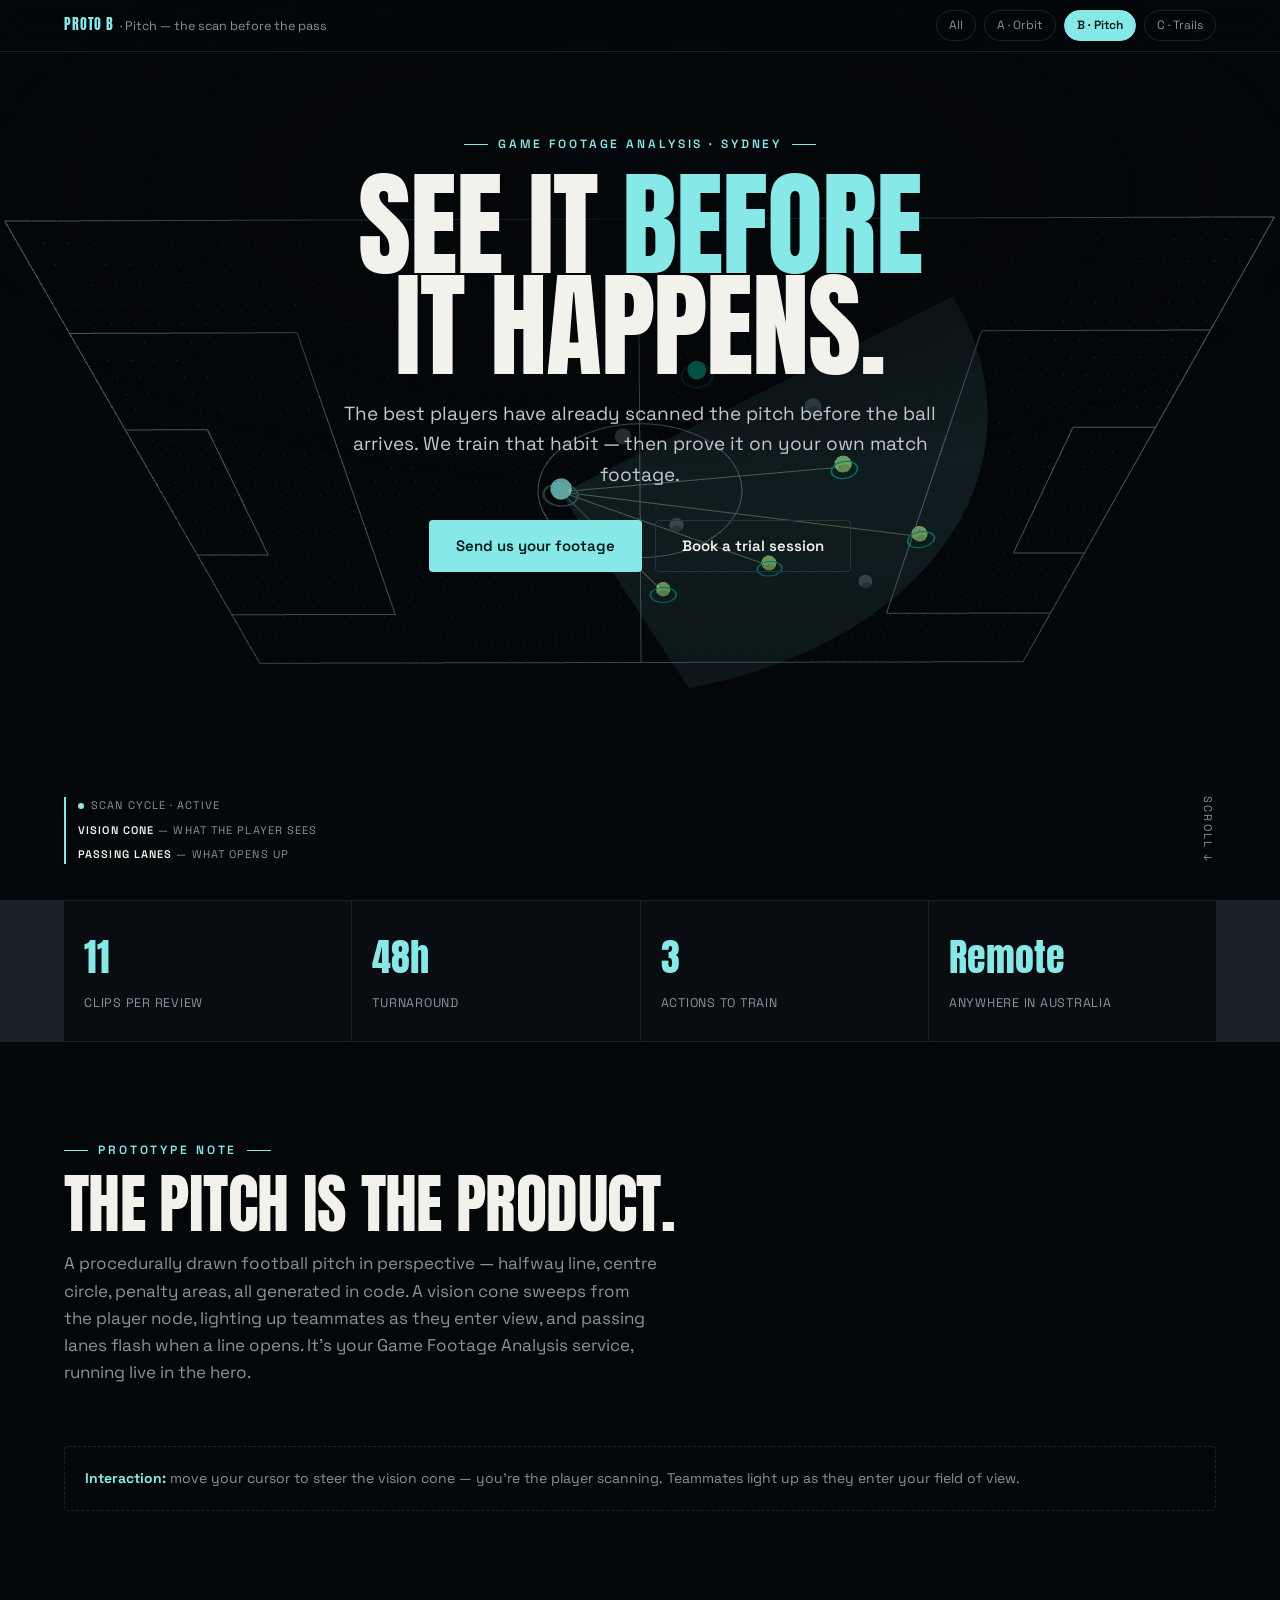
<file: proto/proto-b-pitch.html>
<!DOCTYPE html>
<html lang="en-AU">
<head>
<meta charset="UTF-8">
<meta name="viewport" content="width=device-width,initial-scale=1">
<title>MBF — Prototype B · Pitch</title>
<link rel="preconnect" href="https://fonts.googleapis.com">
<link rel="preconnect" href="https://fonts.gstatic.com" crossorigin>
<link href="https://fonts.googleapis.com/css2?family=Anton&family=Space+Grotesk:wght@400;500;600;700&display=swap" rel="stylesheet">
<style>
:root{
  --ink:#04070A; --ink-2:#090D12; --line:#1A2027; --chalk:#F2F1EC; --muted:#8B9199;
  --teal:#00B48E; --aqua:#87E9E7; --green:#8EC66C; --slate:#5B8196;
  --accent:var(--aqua); --accent-ink:#00191A;
  --pad:clamp(20px,5vw,72px); --maxw:1320px;
}
*{box-sizing:border-box;margin:0;padding:0}
body{background:var(--ink);color:var(--chalk);font-family:'Space Grotesk',system-ui,sans-serif;
  font-size:17px;line-height:1.6;-webkit-font-smoothing:antialiased;overflow-x:hidden}
h1,h2,h3{font-family:'Anton',Impact,sans-serif;font-weight:400;text-transform:uppercase;
  line-height:.88;letter-spacing:-.01em;text-wrap:balance}
a{color:inherit;text-decoration:none}
.wrap{max-width:var(--maxw);margin:0 auto;padding-inline:var(--pad)}

.protobar{position:fixed;top:0;left:0;right:0;z-index:100;background:rgba(4,7,10,.9);
  backdrop-filter:blur(12px);border-bottom:1px solid var(--line);
  display:flex;align-items:center;justify-content:space-between;gap:16px;
  padding:10px var(--pad);font-size:12.5px;color:var(--muted)}
.protobar b{color:var(--accent);font-family:'Anton',sans-serif;letter-spacing:.06em;
  font-weight:400;font-size:14px}
.protobar nav{display:flex;gap:8px}
.protobar nav a{padding:5px 12px;border:1px solid var(--line);border-radius:100px;font-size:12px;transition:.2s}
.protobar nav a:hover{border-color:var(--accent);color:var(--chalk)}
.protobar nav a.on{background:var(--accent);color:var(--accent-ink);border-color:var(--accent);font-weight:600}

/* hero: text sits ABOVE the pitch, pitch occupies lower half */
.hero{position:relative;min-height:100svh;overflow:hidden;
  display:flex;flex-direction:column;justify-content:flex-start;padding-top:clamp(96px,14vh,150px)}
#gl{position:absolute;inset:0;width:100%;height:100%;display:block;z-index:0}
.hero::after{content:"";position:absolute;inset:0;z-index:1;pointer-events:none;
  background:radial-gradient(62% 38% at 50% 22%,rgba(4,7,10,.9) 0%,rgba(4,7,10,.4) 55%,transparent 84%)}
.hero-inner{position:relative;z-index:2;width:100%;max-width:var(--maxw);margin:0 auto;
  padding-inline:var(--pad);text-align:center}
.eyebrow{font-size:12px;letter-spacing:.24em;text-transform:uppercase;color:var(--accent);
  font-weight:600;display:inline-flex;align-items:center;gap:10px;justify-content:center}
.eyebrow::before,.eyebrow::after{content:"";width:24px;height:1px;background:var(--accent)}
h1{font-size:clamp(48px,9vw,132px);margin:20px auto 0;max-width:15ch}
h1 .hl{color:var(--accent)}
.sub{margin:22px auto 0;max-width:50ch;font-size:clamp(16px,1.8vw,19px);color:#C3C8CE}
.acts{display:flex;flex-wrap:wrap;gap:13px;margin-top:30px;justify-content:center}
.btn{display:inline-flex;align-items:center;justify-content:center;gap:9px;min-height:52px;
  padding:0 26px;border-radius:4px;font-weight:600;font-size:15px;border:1px solid transparent;
  cursor:pointer;font-family:inherit;transition:transform .18s,background .18s,border-color .18s}
.btn:hover{transform:translateY(-2px)}
.btn-p{background:var(--accent);color:var(--accent-ink)}
.btn-g{border-color:#2A333C;color:var(--chalk)}
.btn-g:hover{border-color:var(--chalk)}

/* HUD readout, bottom-left — reads like analysis software */
.hud{position:absolute;left:var(--pad);bottom:clamp(24px,4vh,48px);z-index:3;
  font-size:11px;letter-spacing:.1em;color:var(--muted);text-transform:uppercase;
  display:flex;flex-direction:column;gap:7px;border-left:2px solid var(--accent);padding-left:12px}
.hud b{color:var(--chalk);font-weight:600;font-family:'Space Grotesk'}
.hud .live{display:flex;align-items:center;gap:7px}
.hud .live i{width:6px;height:6px;border-radius:50%;background:var(--accent);
  animation:blink 1.4s ease-in-out infinite}
@keyframes blink{0%,100%{opacity:1}50%{opacity:.25}}
@media(max-width:820px){.hud{display:none}}

.scrollcue{position:absolute;right:var(--pad);bottom:clamp(24px,4vh,48px);z-index:3;
  font-size:11px;letter-spacing:.2em;color:var(--muted);writing-mode:vertical-rl}
@media(max-width:820px){.scrollcue{display:none}}

.strip{border-block:1px solid var(--line);background:var(--ink-2)}
.strip .wrap{display:grid;grid-template-columns:repeat(4,1fr);gap:1px;background:var(--line)}
.stat{background:var(--ink-2);padding:26px 20px}
.stat b{display:block;font-family:'Anton',sans-serif;font-size:clamp(24px,3vw,38px);color:var(--accent);font-weight:400}
.stat span{font-size:12.5px;color:var(--muted);letter-spacing:.06em;text-transform:uppercase}
@media(max-width:760px){.strip .wrap{grid-template-columns:repeat(2,1fr)}}

section{padding:clamp(64px,10vh,120px) 0}
.sechead h2{font-size:clamp(32px,5vw,64px);margin-top:16px}
.sechead p{margin-top:18px;color:var(--muted);max-width:54ch}
.note{margin-top:60px;padding:20px;border:1px dashed var(--line);border-radius:4px;color:var(--muted);font-size:14px}
.note b{color:var(--accent)}
@media(prefers-reduced-motion:reduce){*{animation:none!important;transition:none!important}}
</style>
</head>
<body>

<div class="protobar">
  <span><b>PROTO B</b> &nbsp;· Pitch — the scan before the pass</span>
  <nav>
    <a href="index.html">All</a>
    <a href="proto-a-orbit.html">A · Orbit</a>
    <a class="on" href="proto-b-pitch.html">B · Pitch</a>
    <a href="proto-c-trails.html">C · Trails</a>
  </nav>
</div>

<div class="hero">
  <canvas id="gl"></canvas>
  <div class="hero-inner">
    <div class="eyebrow">Game footage analysis · Sydney</div>
    <h1>See it <span class="hl">before</span><br>it happens.</h1>
    <p class="sub">The best players have already scanned the pitch before the ball
      arrives. We train that habit — then prove it on your own match footage.</p>
    <div class="acts">
      <a class="btn btn-p" href="#">Send us your footage</a>
      <a class="btn btn-g" href="#">Book a trial session</a>
    </div>
  </div>
  <div class="hud">
    <span class="live"><i></i>Scan cycle · active</span>
    <span><b>Vision cone</b> — what the player sees</span>
    <span><b>Passing lanes</b> — what opens up</span>
  </div>
  <div class="scrollcue">SCROLL ↓</div>
</div>

<div class="strip">
  <div class="wrap">
    <div class="stat"><b>11</b><span>Clips per review</span></div>
    <div class="stat"><b>48h</b><span>Turnaround</span></div>
    <div class="stat"><b>3</b><span>Actions to train</span></div>
    <div class="stat"><b>Remote</b><span>Anywhere in Australia</span></div>
  </div>
</div>

<section>
  <div class="wrap sechead">
    <div class="eyebrow">Prototype note</div>
    <h2>The pitch is the product.</h2>
    <p>A procedurally drawn football pitch in perspective — halfway line, centre circle,
      penalty areas, all generated in code. A vision cone sweeps from the player node,
      lighting up teammates as they enter view, and passing lanes flash when a line opens.
      It's your Game Footage Analysis service, running live in the hero.</p>
    <div class="note"><b>Interaction:</b> move your cursor to steer the vision cone —
      you're the player scanning. Teammates light up as they enter your field of view.</div>
  </div>
</section>

<script src="vendor/three.min.js"></script>
<script>
(function(){
  const canvas = document.getElementById('gl');
  const reduce = matchMedia('(prefers-reduced-motion: reduce)').matches;
  if (!window.THREE) { console.error('three.js failed to load'); return; }

  const scene = new THREE.Scene();
  scene.fog = new THREE.FogExp2(0x04070A, 0.021);
  const camera = new THREE.PerspectiveCamera(52, 1, 0.1, 200);

  let renderer;
  try { renderer = new THREE.WebGLRenderer({canvas, alpha:true, antialias:true}); }
  catch(e){ console.error('WebGL unavailable', e); return; }
  renderer.setPixelRatio(Math.min(devicePixelRatio, 2));

  const PITCH = new THREE.Group();
  PITCH.rotation.x = -Math.PI/2;          // lay flat
  scene.add(PITCH);

  const AQUA = 0x87E9E7, TEAL = 0x00B48E, GREEN = 0x8EC66C, SLATE = 0x5B8196;
  const W = 30, H = 20;                    // pitch dimensions

  const lineMat = new THREE.LineBasicMaterial({color:0x7FA6BC, transparent:true, opacity:.72});
  const disposables = [];
  function addLine(points, mat){
    const g = new THREE.BufferGeometry().setFromPoints(points);
    disposables.push(g);
    PITCH.add(new THREE.Line(g, mat || lineMat));
  }
  const V = (x,y) => new THREE.Vector3(x, y, 0);

  // --- pitch markings (procedural) ---
  addLine([V(-W/2,-H/2),V(W/2,-H/2),V(W/2,H/2),V(-W/2,H/2),V(-W/2,-H/2)]);   // touchlines
  addLine([V(0,-H/2),V(0,H/2)]);                                             // halfway
  // centre circle
  {
    const pts=[]; for(let i=0;i<=64;i++){const a=i/64*Math.PI*2; pts.push(V(Math.cos(a)*3.2, Math.sin(a)*3.2));}
    addLine(pts);
  }
  // penalty boxes + six-yard boxes, both ends
  [-1,1].forEach(s => {
    addLine([V(s*W/2,-6.6),V(s*(W/2-6),-6.6),V(s*(W/2-6),6.6),V(s*W/2,6.6)]);
    addLine([V(s*W/2,-3),V(s*(W/2-2.4),-3),V(s*(W/2-2.4),3),V(s*W/2,3)]);
  });

  // --- grass texture: faint dot grid, gives the plane depth ---
  {
    const g = new THREE.BufferGeometry(), pos = [];
    for (let x = -W/2; x <= W/2; x += 0.62)
      for (let y = -H/2; y <= H/2; y += 0.62) pos.push(x, y, 0);
    g.setAttribute('position', new THREE.Float32BufferAttribute(pos, 3));
    disposables.push(g);
    PITCH.add(new THREE.Points(g, new THREE.PointsMaterial({
      color:0x1E4250, size:.06, transparent:true, opacity:.95})));
  }

  // --- players ---
  const TEAM = [
    {x:-2.5, y: 0.0, me:true},
    {x: 4.0, y: 4.2}, {x: 6.5, y:-1.0}, {x: 2.0, y:-5.4},
    {x: 9.0, y: 2.6}, {x: 0.5, y: 5.6},
  ];
  const OPP = [{x: 1.2, y: 1.8},{x: 5.0, y:-3.6},{x: 8.0, y: 5.0},{x:-0.5,y:-2.4}];

  const players = [];
  TEAM.forEach((p,i) => {
    const g = new THREE.SphereGeometry(i===0 ? .34 : .26, 16, 16);
    const m = new THREE.MeshBasicMaterial({color: i===0 ? AQUA : TEAL});
    const mesh = new THREE.Mesh(g, m);
    mesh.position.set(p.x, p.y, .3);
    disposables.push(g);
    PITCH.add(mesh);
    // halo
    const hg = new THREE.RingGeometry(i===0?.5:.4, i===0?.58:.46, 24);
    const hm = new THREE.MeshBasicMaterial({color:i===0?AQUA:TEAL, transparent:true,
      opacity:.35, side:THREE.DoubleSide});
    const halo = new THREE.Mesh(hg, hm); halo.position.set(p.x,p.y,.05);
    disposables.push(hg); PITCH.add(halo);
    players.push({mesh, halo, mat:m, hmat:hm, base:new THREE.Vector2(p.x,p.y), me:!!p.me, i});
  });
  OPP.forEach(p => {
    const g = new THREE.SphereGeometry(.24, 12, 12);
    const m = new THREE.MeshBasicMaterial({color:0x3A4750});
    const mesh = new THREE.Mesh(g, m); mesh.position.set(p.x, p.y, .28);
    disposables.push(g); PITCH.add(mesh);
  });

  const ME = players[0];

  // --- vision cone (the scan) ---
  const CONE_ANGLE = Math.PI/3.4, CONE_LEN = 13;
  const coneGeo = new THREE.BufferGeometry();
  const SEG = 30;
  {
    const pos = new Float32Array((SEG+2)*3);
    coneGeo.setAttribute('position', new THREE.BufferAttribute(pos,3));
    const idx = [];
    for (let i=1;i<=SEG;i++) idx.push(0, i, i+1);
    coneGeo.setIndex(idx);
  }
  const coneMat = new THREE.MeshBasicMaterial({
    color:AQUA, transparent:true, opacity:.13, side:THREE.DoubleSide,
    blending:THREE.AdditiveBlending, depthWrite:false});
  const cone = new THREE.Mesh(coneGeo, coneMat);
  cone.position.z = .12;
  PITCH.add(cone);
  disposables.push(coneGeo);

  function updateCone(heading){
    const p = coneGeo.attributes.position;
    p.setXYZ(0, ME.base.x, ME.base.y, 0);
    for (let i=0;i<=SEG;i++){
      const a = heading - CONE_ANGLE + (i/SEG)*CONE_ANGLE*2;
      p.setXYZ(i+1, ME.base.x + Math.cos(a)*CONE_LEN, ME.base.y + Math.sin(a)*CONE_LEN, 0);
    }
    p.needsUpdate = true;
    coneGeo.computeBoundingSphere();
  }

  // --- passing lanes: line from ME to each teammate, lit when in cone ---
  const lanes = players.slice(1).map(pl => {
    const g = new THREE.BufferGeometry().setFromPoints([
      new THREE.Vector3(ME.base.x, ME.base.y, .18),
      new THREE.Vector3(pl.base.x, pl.base.y, .18)]);
    const m = new THREE.LineBasicMaterial({color:GREEN, transparent:true, opacity:0,
      blending:THREE.AdditiveBlending});
    disposables.push(g);
    const line = new THREE.Line(g, m); PITCH.add(line);
    return {line, m, pl};
  });

  // --- pointer steering ---
  let targetHeading = 0, heading = 0, auto = true, autoT = 0;
  addEventListener('pointermove', e => {
    const nx = (e.clientX/innerWidth)*2 - 1;
    const ny = (e.clientY/innerHeight)*2 - 1;
    targetHeading = Math.atan2(-ny*0.55 + 0.1, nx*1.15 + 0.35);
    auto = false;
    clearTimeout(window.__idle);
    window.__idle = setTimeout(()=>{ auto = true; }, 2600);
  }, {passive:true});

  function resize(){
    const w = canvas.clientWidth, h = canvas.clientHeight;
    camera.aspect = w/Math.max(1,h); camera.updateProjectionMatrix();
    renderer.setSize(w,h,false);
    if (w >= 1024){ camera.position.set(0, -26, 22); PITCH.position.set(0,-7,0); PITCH.scale.setScalar(1); }
    else          { camera.position.set(0, -24, 27); PITCH.position.set(0,-8,0); PITCH.scale.setScalar(.9); }
    camera.lookAt(0, -5, 0);
  }
  addEventListener('resize', resize); resize();

  let t = 0, raf;
  function frame(){
    raf = requestAnimationFrame(frame);
    t += 0.016;

    if (auto){ autoT += 0.0075; targetHeading = Math.sin(autoT)*0.95 + 0.15; }
    let d = targetHeading - heading;
    while (d >  Math.PI) d -= Math.PI*2;
    while (d < -Math.PI) d += Math.PI*2;
    heading += d * 0.06;
    updateCone(heading);

    // teammates drift slightly — a living pitch
    players.forEach((p,i) => {
      if (p.me) return;
      const dx = Math.sin(t*0.42 + i*1.7)*0.5, dy = Math.cos(t*0.33 + i*2.1)*0.42;
      const x = p.base.x + dx, y = p.base.y + dy;
      p.mesh.position.set(x, y, .3); p.halo.position.set(x, y, .05);

      // in the cone?
      const ang = Math.atan2(y - ME.base.y, x - ME.base.x);
      let da = ang - heading;
      while (da >  Math.PI) da -= Math.PI*2;
      while (da < -Math.PI) da += Math.PI*2;
      const seen = Math.abs(da) < CONE_ANGLE;

      const lane = lanes[i-1];
      lane.m.opacity += ((seen ? .55 : 0) - lane.m.opacity) * 0.12;
      p.hmat.opacity += ((seen ? .9 : .28) - p.hmat.opacity) * 0.12;
      p.mat.color.lerp(new THREE.Color(seen ? GREEN : TEAL), .12);
      p.halo.scale.setScalar(seen ? 1 + Math.sin(t*4+i)*0.09 : 1);

      // keep the lane geometry attached to the moving player
      const lp = lane.line.geometry.attributes.position;
      lp.setXYZ(1, x, y, .18); lp.needsUpdate = true;
    });

    // gentle camera breathing
    camera.position.x = Math.sin(t*0.16)*0.9;
    camera.lookAt(0, -5, 0);

    renderer.render(scene, camera);
  }
  if (!reduce) frame(); else { updateCone(0.2); renderer.render(scene, camera); }

  document.addEventListener('visibilitychange', () => {
    if (document.hidden) cancelAnimationFrame(raf); else if (!reduce) frame();
  });
})();
</script>
</body>
</html>
</file>
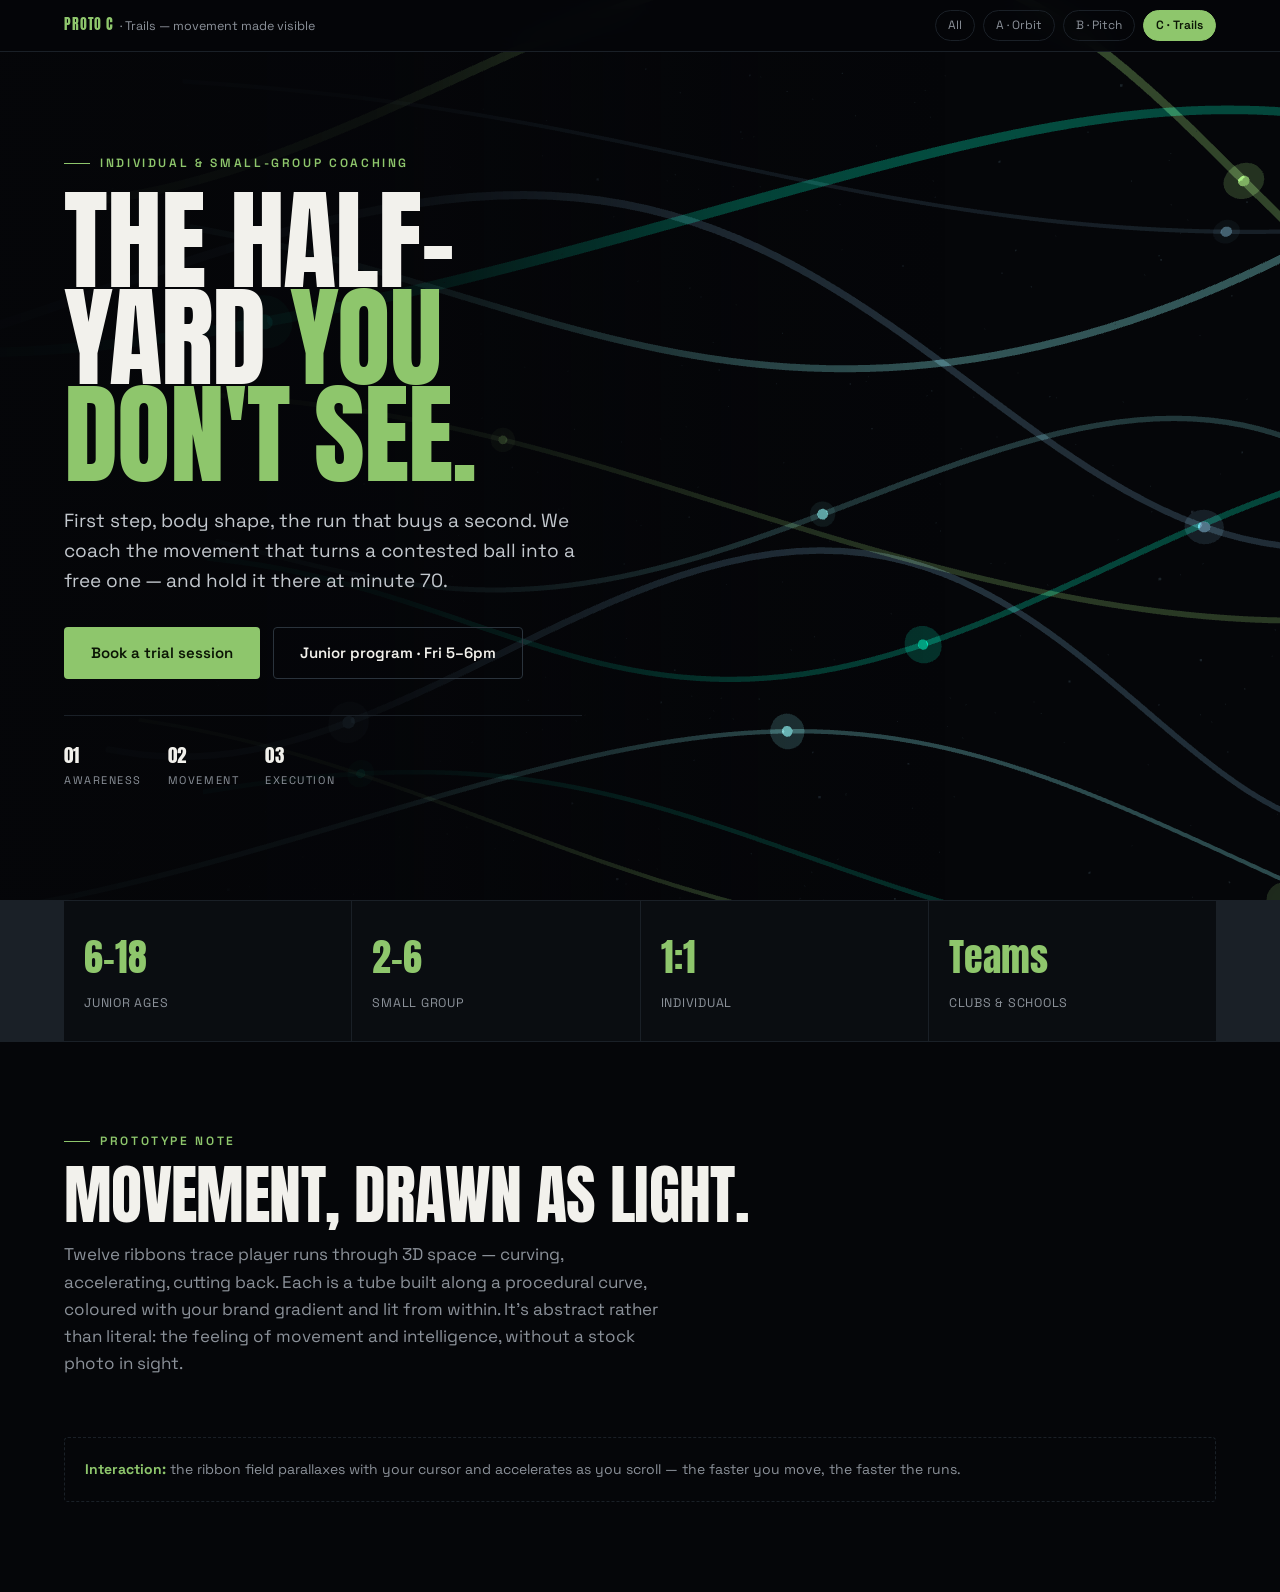
<file: proto/proto-c-trails.html>
<!DOCTYPE html>
<html lang="en-AU">
<head>
<meta charset="UTF-8">
<meta name="viewport" content="width=device-width,initial-scale=1">
<title>MBF — Prototype C · Trails</title>
<link rel="preconnect" href="https://fonts.googleapis.com">
<link rel="preconnect" href="https://fonts.gstatic.com" crossorigin>
<link href="https://fonts.googleapis.com/css2?family=Anton&family=Space+Grotesk:wght@400;500;600;700&display=swap" rel="stylesheet">
<style>
:root{
  --ink:#050609; --ink-2:#0A0D11; --line:#1A2027; --chalk:#F2F1EC; --muted:#8B9199;
  --teal:#00B48E; --aqua:#87E9E7; --green:#8EC66C; --slate:#5B8196;
  --accent:var(--green); --accent-ink:#0B1505;
  --pad:clamp(20px,5vw,72px); --maxw:1320px;
}
*{box-sizing:border-box;margin:0;padding:0}
body{background:var(--ink);color:var(--chalk);font-family:'Space Grotesk',system-ui,sans-serif;
  font-size:17px;line-height:1.6;-webkit-font-smoothing:antialiased;overflow-x:hidden}
h1,h2,h3{font-family:'Anton',Impact,sans-serif;font-weight:400;text-transform:uppercase;
  line-height:.88;letter-spacing:-.01em;text-wrap:balance}
a{color:inherit;text-decoration:none}
.wrap{max-width:var(--maxw);margin:0 auto;padding-inline:var(--pad)}

.protobar{position:fixed;top:0;left:0;right:0;z-index:100;background:rgba(5,6,9,.9);
  backdrop-filter:blur(12px);border-bottom:1px solid var(--line);
  display:flex;align-items:center;justify-content:space-between;gap:16px;
  padding:10px var(--pad);font-size:12.5px;color:var(--muted)}
.protobar b{color:var(--accent);font-family:'Anton',sans-serif;letter-spacing:.06em;font-weight:400;font-size:14px}
.protobar nav{display:flex;gap:8px}
.protobar nav a{padding:5px 12px;border:1px solid var(--line);border-radius:100px;font-size:12px;transition:.2s}
.protobar nav a:hover{border-color:var(--accent);color:var(--chalk)}
.protobar nav a.on{background:var(--accent);color:var(--accent-ink);border-color:var(--accent);font-weight:600}

/* split hero: type left, ribbons right */
.hero{position:relative;min-height:100svh;display:grid;
  grid-template-columns:1.02fr 1fr;align-items:center;overflow:hidden;padding-top:44px}
#gl{position:absolute;inset:0;width:100%;height:100%;display:block;z-index:0}
.hero::after{content:"";position:absolute;inset:0;z-index:1;pointer-events:none;
  background:linear-gradient(90deg,rgba(5,6,9,.97) 0%,rgba(5,6,9,.86) 30%,rgba(5,6,9,.18) 58%,transparent 74%)}
.hero-inner{position:relative;z-index:2;padding-inline:var(--pad);max-width:760px;
  justify-self:end;width:100%}
@media(max-width:900px){
  .hero{grid-template-columns:1fr}
  .hero::after{background:linear-gradient(0deg,rgba(5,6,9,.96) 26%,rgba(5,6,9,.5) 60%,transparent 88%)}
  .hero-inner{justify-self:start;align-self:end;padding-bottom:clamp(40px,8vh,90px)}
}
.eyebrow{font-size:12px;letter-spacing:.22em;text-transform:uppercase;color:var(--accent);
  font-weight:600;display:flex;align-items:center;gap:10px}
.eyebrow::before{content:"";width:26px;height:1px;background:var(--accent)}
h1{font-size:clamp(48px,8.6vw,124px);margin:20px 0 0;max-width:13ch}
h1 .hl{color:var(--accent)}
.sub{margin-top:22px;max-width:44ch;font-size:clamp(16px,1.8vw,19px);color:#C3C8CE}
.acts{display:flex;flex-wrap:wrap;gap:13px;margin-top:30px}
.btn{display:inline-flex;align-items:center;justify-content:center;gap:9px;min-height:52px;
  padding:0 26px;border-radius:4px;font-weight:600;font-size:15px;border:1px solid transparent;
  cursor:pointer;font-family:inherit;transition:transform .18s,background .18s,border-color .18s}
.btn:hover{transform:translateY(-2px)}
.btn-p{background:var(--accent);color:var(--accent-ink)}
.btn-g{border-color:#2A333C;color:var(--chalk)}
.btn-g:hover{border-color:var(--chalk)}
.pillars{display:flex;gap:26px;margin-top:36px;padding-top:24px;border-top:1px solid var(--line);
  flex-wrap:wrap}
.pil{font-size:12.5px;letter-spacing:.05em}
.pil b{display:block;font-family:'Anton',sans-serif;font-size:19px;font-weight:400;
  color:var(--chalk);letter-spacing:.02em}
.pil span{color:var(--muted);text-transform:uppercase;font-size:11px;letter-spacing:.14em}

.strip{border-block:1px solid var(--line);background:var(--ink-2)}
.strip .wrap{display:grid;grid-template-columns:repeat(4,1fr);gap:1px;background:var(--line)}
.stat{background:var(--ink-2);padding:26px 20px}
.stat b{display:block;font-family:'Anton',sans-serif;font-size:clamp(24px,3vw,38px);color:var(--accent);font-weight:400}
.stat span{font-size:12.5px;color:var(--muted);letter-spacing:.06em;text-transform:uppercase}
@media(max-width:760px){.strip .wrap{grid-template-columns:repeat(2,1fr)}}

section{padding:clamp(64px,10vh,120px) 0}
.sechead h2{font-size:clamp(32px,5vw,64px);margin-top:16px}
.sechead p{margin-top:18px;color:var(--muted);max-width:54ch}
.note{margin-top:60px;padding:20px;border:1px dashed var(--line);border-radius:4px;color:var(--muted);font-size:14px}
.note b{color:var(--accent)}
@media(prefers-reduced-motion:reduce){*{animation:none!important;transition:none!important}}
</style>
</head>
<body>

<div class="protobar">
  <span><b>PROTO C</b> &nbsp;· Trails — movement made visible</span>
  <nav>
    <a href="index.html">All</a>
    <a href="proto-a-orbit.html">A · Orbit</a>
    <a href="proto-b-pitch.html">B · Pitch</a>
    <a class="on" href="proto-c-trails.html">C · Trails</a>
  </nav>
</div>

<div class="hero">
  <canvas id="gl"></canvas>
  <div class="hero-inner">
    <div class="eyebrow">Individual &amp; small-group coaching</div>
    <h1>The half-yard <span class="hl">you don't see.</span></h1>
    <p class="sub">First step, body shape, the run that buys a second. We coach the
      movement that turns a contested ball into a free one — and hold it there at
      minute 70.</p>
    <div class="acts">
      <a class="btn btn-p" href="#">Book a trial session</a>
      <a class="btn btn-g" href="#">Junior program · Fri 5–6pm</a>
    </div>
    <div class="pillars">
      <div class="pil"><b>01</b><span>Awareness</span></div>
      <div class="pil"><b>02</b><span>Movement</span></div>
      <div class="pil"><b>03</b><span>Execution</span></div>
    </div>
  </div>
</div>

<div class="strip">
  <div class="wrap">
    <div class="stat"><b>6–18</b><span>Junior ages</span></div>
    <div class="stat"><b>2–6</b><span>Small group</span></div>
    <div class="stat"><b>1:1</b><span>Individual</span></div>
    <div class="stat"><b>Teams</b><span>Clubs &amp; schools</span></div>
  </div>
</div>

<section>
  <div class="wrap sechead">
    <div class="eyebrow">Prototype note</div>
    <h2>Movement, drawn as light.</h2>
    <p>Twelve ribbons trace player runs through 3D space — curving, accelerating,
      cutting back. Each is a tube built along a procedural curve, coloured with your
      brand gradient and lit from within. It's abstract rather than literal: the feeling
      of movement and intelligence, without a stock photo in sight.</p>
    <div class="note"><b>Interaction:</b> the ribbon field parallaxes with your cursor
      and accelerates as you scroll — the faster you move, the faster the runs.</div>
  </div>
</section>

<script src="vendor/three.min.js"></script>
<script>
(function(){
  const canvas = document.getElementById('gl');
  const reduce = matchMedia('(prefers-reduced-motion: reduce)').matches;
  if (!window.THREE) { console.error('three.js failed to load'); return; }

  const scene = new THREE.Scene();
  scene.fog = new THREE.FogExp2(0x050609, 0.03);
  const camera = new THREE.PerspectiveCamera(48, 1, 0.1, 120);
  camera.position.set(0, 0, 22);

  let renderer;
  try { renderer = new THREE.WebGLRenderer({canvas, alpha:true, antialias:true}); }
  catch(e){ console.error('WebGL unavailable', e); return; }
  renderer.setPixelRatio(Math.min(devicePixelRatio, 2));

  const FIELD = new THREE.Group(); scene.add(FIELD);

  const PALETTE = [0x00B48E, 0x87E9E7, 0x8EC66C, 0x5B8196];
  const RIBBONS = 12;
  const ribbons = [];
  const disposables = [];

  // Each ribbon = a tube along a procedurally generated 3D curve.
  for (let i = 0; i < RIBBONS; i++){
    const pts = [];
    const laneY = (i - RIBBONS/2) * 1.5 + (Math.random()-.5)*0.8;
    const amp   = 2.2 + Math.random()*2.4;
    const freq  = 0.55 + Math.random()*0.75;
    const phase = Math.random()*Math.PI*2;
    const depth = (Math.random()-.5) * 9;

    for (let s = 0; s <= 40; s++){
      const u = s/40;
      const x = (u - .5) * 34;
      // a run: accelerate, curve, cut back
      const y = laneY + Math.sin(u*Math.PI*freq*2 + phase) * amp * (0.35 + u*0.8);
      const z = depth + Math.cos(u*Math.PI*1.6 + phase) * 2.6;
      pts.push(new THREE.Vector3(x, y, z));
    }
    const curve = new THREE.CatmullRomCurve3(pts);
    const geo = new THREE.TubeGeometry(curve, 90, 0.035 + Math.random()*0.045, 7, false);
    disposables.push(geo);

    const col = new THREE.Color(PALETTE[i % PALETTE.length]);
    const mat = new THREE.MeshBasicMaterial({
      color: col, transparent:true, opacity: .32 + Math.random()*0.3,
      blending: THREE.AdditiveBlending, depthWrite:false
    });
    const mesh = new THREE.Mesh(geo, mat);
    FIELD.add(mesh);

    // a bright "player" node that travels the curve
    const nodeG = new THREE.SphereGeometry(0.11, 12, 12);
    const nodeM = new THREE.MeshBasicMaterial({color: col});
    const node = new THREE.Mesh(nodeG, nodeM);
    FIELD.add(node);
    disposables.push(nodeG);

    // glow halo around the node
    const haloG = new THREE.SphereGeometry(0.3, 12, 12);
    const haloM = new THREE.MeshBasicMaterial({color: col, transparent:true,
      opacity:.22, blending:THREE.AdditiveBlending, depthWrite:false});
    const halo = new THREE.Mesh(haloG, haloM);
    FIELD.add(halo);
    disposables.push(haloG);

    ribbons.push({
      mesh, mat, node, halo, haloM, curve,
      t: Math.random(),
      speed: 0.055 + Math.random()*0.075,
      pulse: Math.random()*Math.PI*2
    });
  }

  // faint depth dust
  {
    const g = new THREE.BufferGeometry(), p = [];
    for (let i = 0; i < 900; i++)
      p.push((Math.random()-.5)*46, (Math.random()-.5)*26, (Math.random()-.5)*24);
    g.setAttribute('position', new THREE.Float32BufferAttribute(p,3));
    disposables.push(g);
    FIELD.add(new THREE.Points(g, new THREE.PointsMaterial({
      color:0x2C3A44, size:.05, transparent:true, opacity:.6})));
  }

  // pointer parallax + scroll acceleration
  const tgt = {x:0,y:0}, cur = {x:0,y:0};
  addEventListener('pointermove', e => {
    tgt.x = ((e.clientY/innerHeight)*2-1) * 0.16;
    tgt.y = ((e.clientX/innerWidth)*2-1) * 0.28;
  }, {passive:true});

  let boost = 0, lastY = scrollY;
  addEventListener('scroll', () => {
    boost = Math.min(boost + Math.abs(scrollY-lastY)*0.004, 1.6); lastY = scrollY;
  }, {passive:true});

  function resize(){
    const w = canvas.clientWidth, h = canvas.clientHeight;
    camera.aspect = w/Math.max(1,h); camera.updateProjectionMatrix();
    renderer.setSize(w,h,false);
    if (w >= 900){ FIELD.position.set(6.5, 0, 0); FIELD.scale.setScalar(1); camera.position.z = 20; }
    else         { FIELD.position.set(0, 2.5, 0); FIELD.scale.setScalar(.82); camera.position.z = 24; }
  }
  addEventListener('resize', resize); resize();

  const tmp = new THREE.Vector3();
  let t = 0, raf;
  function frame(){
    raf = requestAnimationFrame(frame);
    t += 0.016;
    boost *= 0.95;

    cur.x += (tgt.x-cur.x)*0.045;
    cur.y += (tgt.y-cur.y)*0.045;
    FIELD.rotation.x = cur.x;
    FIELD.rotation.y = cur.y + Math.sin(t*0.1)*0.05;

    ribbons.forEach((r,i) => {
      r.t += (r.speed + boost*0.05) * 0.016;
      if (r.t > 1) r.t -= 1;
      r.curve.getPointAt(r.t, tmp);
      r.node.position.copy(tmp);
      r.halo.position.copy(tmp);

      const pulse = 0.5 + Math.sin(t*2.2 + r.pulse)*0.5;
      r.haloM.opacity = 0.12 + pulse*0.26;
      r.halo.scale.setScalar(0.85 + pulse*0.5);
      r.mat.opacity = 0.26 + pulse*0.22 + boost*0.05;
    });

    renderer.render(scene, camera);
  }
  if (!reduce) frame(); else renderer.render(scene, camera);

  document.addEventListener('visibilitychange', () => {
    if (document.hidden) cancelAnimationFrame(raf); else if (!reduce) frame();
  });
})();
</script>
</body>
</html>
</file>
